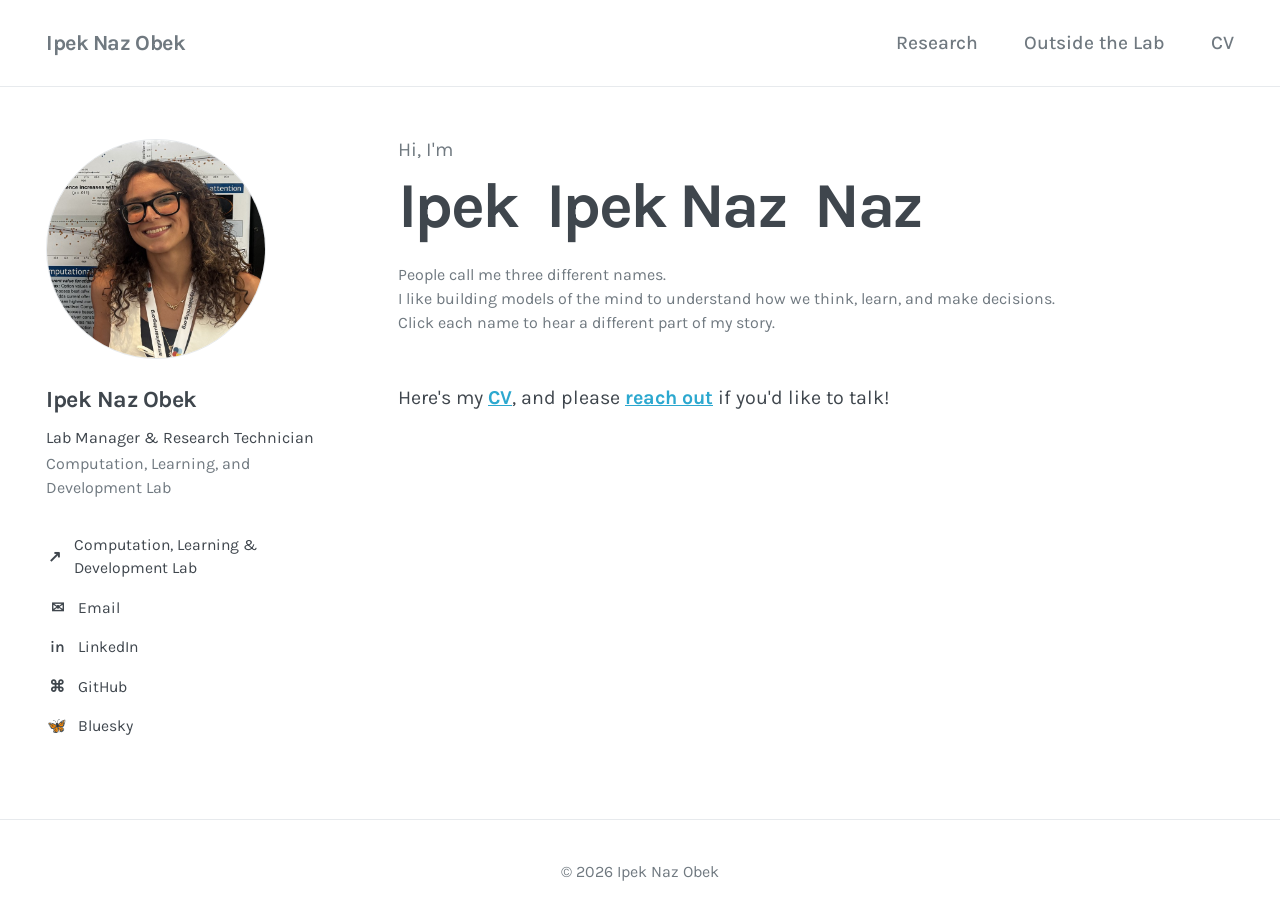
<file: index.html>
<!DOCTYPE html>
<html lang="en">

<head>
  <meta charset="UTF-8" />
  <meta name="viewport" content="width=device-width, initial-scale=1.0" />
  <meta name="description"
    content="Ipek Naz Obek — Lab Manager and Research Technician at the Computation, Learning, and Development Lab." />
  <title>Ipek Naz Obek</title>

  <link rel="preconnect" href="https://fonts.googleapis.com" />
  <link rel="preconnect" href="https://fonts.gstatic.com" crossorigin />
  <link href="https://fonts.googleapis.com/css2?family=Karla:wght@400;500;600;700&display=swap" rel="stylesheet" />
  <link rel="stylesheet" href="styles.css" />
</head>

<body>
  <header class="site-header">
    <div class="nav-wrap">
      <a class="site-title" href="#home">
        Ipek Naz Obek
      </a>

      <nav aria-label="Primary navigation">
        <a href="research.html">Research</a>
        <a href="outside.html">Outside the Lab</a>
        <a href="Ipek_Obek_CV.pdf?v=2026-11-27" target="_blank" rel="noopener noreferrer">CV</a>
      </nav>
    </div>
  </header>

  <main id="home" class="page-shell">
    <aside class="profile-column">
      <div class="portrait-wrap">
        <img class="portrait" src="profile-poster.jpg"
          alt="Ipek Naz Obek in glasses, standing in front of a research poster"
          onerror="this.style.display='none'; document.getElementById('portrait-fallback').style.display='grid';" />
        <div id="portrait-fallback" class="portrait-fallback" aria-label="Ipek Naz Obek initials">
          IO
        </div>
      </div>

      <h1>Ipek Naz Obek</h1>
      <p class="role">Lab Manager &amp; Research Technician</p>
      <p class="affiliation">Computation, Learning, and Development Lab</p>

      <div class="link-list">
        <a href="https://bucoldlab.org/" target="_blank" rel="noopener noreferrer">
          <span aria-hidden="true">↗</span>
          Computation, Learning & Development Lab
        </a>
        <a href="mailto:ipeknazobek@gmail.com">
          <span aria-hidden="true">✉</span>
          Email
        </a>

        <a href="https://www.linkedin.com/in/ipekobek" target="_blank" rel="noopener noreferrer">
          <span aria-hidden="true">in</span>
          LinkedIn
        </a>

        <a href="https://github.com/iobek" target="_blank" rel="noopener noreferrer">
          <span aria-hidden="true">⌘</span>
          GitHub
        </a>

        <a href="https://bsky.app/profile/iobek.bsky.social" target="_blank" rel="noopener noreferrer">
          <span aria-hidden="true">🦋</span>
          Bluesky
        </a>
      </div>
    </aside>

    <section class="content-column">
      <div class="name-picker">
        <p class="hello">Hi, I'm</p>
        <div class="name-tabs" role="tablist" aria-label="Which name?">
          <button role="tab" id="tab-ipek" aria-controls="panel-ipek" data-name="ipek">Ipek</button>
          <button role="tab" id="tab-ipek-naz" aria-controls="panel-ipek-naz" data-name="ipek-naz">Ipek Naz</button>
          <button role="tab" id="tab-naz" aria-controls="panel-naz" data-name="naz">Naz</button>
        </div>
        <p class="name-hint">
          People call me three different names.<br />
          I like building models of the mind to understand how we think, learn, and make decisions.<br />
          Click each name to hear a different part of my story.
        </p>
      </div>

      <section id="panel-ipek" class="name-panel" role="tabpanel" aria-labelledby="tab-ipek" data-name="ipek">
        <p class="panel-label">Ipek <span>/ the short version</span></p>
        <p class="lead">I'm curious about how we learn, explore, and make decisions.</p>
        <p>
          Broadly, I'm interested in how our experiences and the statistics of our environments
          influence how we learn and explore.
        </p>
        <p>
          Right now, I'm focusing on how we adapt our learning processes to the demands of varied
          contexts, especially when those contexts involve cognitive trade-offs, such as deciding
          when to persist and when to be flexible.
        </p>
      </section>

      <section id="panel-ipek-naz" class="name-panel" role="tabpanel" aria-labelledby="tab-ipek-naz"
        data-name="ipek-naz">
        <p class="panel-label">Ipek Naz <span>/ what I'm doing now</span></p>
        <p>
          I'm the first lab manager and a research technician in <strong>Kate Nussenbaum</strong>'s
          <a href="https://bucoldlab.org/" target="_blank" rel="noopener noreferrer">Computation, Learning,
            and Development Lab</a> at Boston University.
        </p>
        <p>
          The lab studies how value-guided learning, memory, and exploration change from childhood
          to early adulthood: how we flexibly adapt our learning processes to the demands of different
          contexts, how we learn the structure of our environment and use it to guide later learning
          and decisions, and how we learn to learn over multiple timescales of experience.
        </p>
        <p>
          You can explore the projects I'm working on in the <a href="research.html">Research</a> tab.
        </p>
      </section>

      <section id="panel-naz" class="name-panel" role="tabpanel" aria-labelledby="tab-naz" data-name="naz">
        <p class="panel-label">Naz <span>/ my time at Penn</span></p>
        <p>
          I studied Cognitive Science, Computational Neuroscience, and Data Science at UPenn, where I was
          a Benjamin Franklin Scholar and a MindCORE Scholar.
        </p>
        <p>
          For my senior honors thesis, advised by <strong>Sharon Thompson-Schill</strong>,
          <strong>Alison Gopnik</strong>, and <strong>Annya Dahmani</strong>, I studied how people infer how
          much someone has learned just by watching the choices they make.
        </p>
        <p>
          In a game where a player hops across logs to cross a river, participants saw which level a player
          started on and which level they chose next, then judged how much of the first level the player had
          completed. I compared these human judgments with GPT-4o's, in settings where the player either had
          a goal or was exploring freely.
        </p>
        <p>
          You can watch my
          <a href="https://drive.google.com/file/d/1Q34ASiSXrQQVvqoBCiM2VfxzKHNR0h4c/view?usp=sharing" target="_blank"
            rel="noopener noreferrer">senior thesis presentation</a>.
        </p>
      </section>

      <p class="sign-off">
        Here's my <a href="Ipek_Obek_CV.pdf?v=2026-11-27" target="_blank" rel="noopener noreferrer">CV</a>, and please
        <a href="mailto:ipeknazobek@gmail.com">reach out</a> if you'd like to talk!
      </p>
    </section>

  </main>

  <footer>
    <p>© <span id="year"></span> Ipek Naz Obek</p>
  </footer>

  <script>
    document.getElementById("year").textContent = new Date().getFullYear();

    // Name tabs: without JS all three panels simply show stacked.
    const tabs = document.querySelectorAll(".name-tabs button");
    const panels = document.querySelectorAll(".name-panel");
    document.body.classList.add("has-tabs");

    function showName(name) {
      // No name picked yet: only the three names show.
      if (!document.getElementById("panel-" + name)) name = "";
      if (name) document.body.dataset.name = name;
      else delete document.body.dataset.name;
      tabs.forEach((t) => t.setAttribute("aria-selected", t.dataset.name === name));
      panels.forEach((p) => (p.hidden = p.dataset.name !== name));
    }

    tabs.forEach((t) =>
      t.addEventListener("click", () => {
        // Clicking the open name again closes it.
        const name = t.getAttribute("aria-selected") === "true" ? "" : t.dataset.name;
        history.replaceState(null, "", name ? "#" + name : location.pathname);
        showName(name);
      })
    );
    // Panel ids are prefixed so #name links switch tabs without the browser scrolling past the picker.
    function showFromHash() {
      showName(location.hash.slice(1));
      window.scrollTo(0, 0);
    }
    window.addEventListener("hashchange", showFromHash);
    showName(location.hash.slice(1));
  </script>
</body>

</html>
</file>
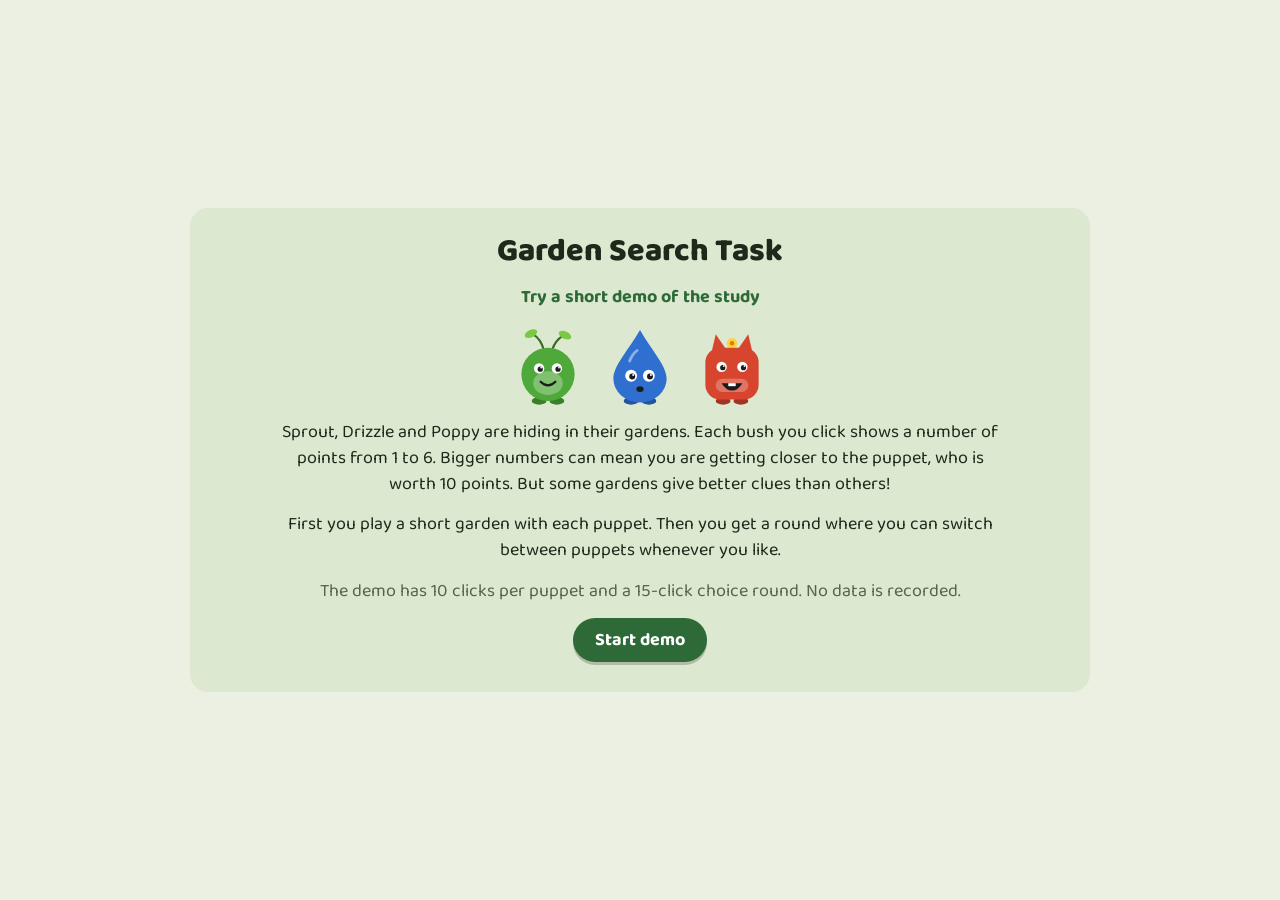
<file: garden-task-demo/index.html>
<!doctype html>
<html lang="en">
<head>
<meta charset="utf-8">
<meta name="viewport" content="width=device-width, initial-scale=1">
<title>Garden Search Task: Demo</title>
<link rel="preconnect" href="https://fonts.googleapis.com">
<link rel="preconnect" href="https://fonts.gstatic.com" crossorigin>
<link rel="stylesheet" href="https://fonts.googleapis.com/css2?family=Baloo+2:wght@500;600;700;800&display=swap">
<link rel="stylesheet" href="garden.css">
<style>
  *, *::before, *::after { box-sizing: border-box; }
  body { margin: 0; min-height: 100vh; display: flex; align-items: center; justify-content: center;
         padding: 16px; box-sizing: border-box; font-family: "Baloo 2", "Trebuchet MS", system-ui, sans-serif; font-size: 18px; }
  #app { width: 100%; max-width: 900px; }
  .gt-garden { grid-template-rows: repeat(10, minmax(0, 1fr)); }
  .gt-bush { min-width: 0; min-height: 0; display: flex; align-items: center; justify-content: center; }
  .gt-stage, .gt-card { width: 100%; max-width: 680px; }
  .gt-card { max-width: 900px; align-items: center; text-align: center; }
  .gt-card p { margin: 0 auto; }
  .gt-tag { color: var(--leaf); font-weight: 700; font-size: 18px; }
  .gt-muted { color: var(--ink-2); font-size: 16px; }
  .gt-results { display: flex; gap: 14px; flex-wrap: wrap; justify-content: center; }
  .gt-result { background: var(--surface); border-radius: 14px; padding: 8px 16px 10px; display: flex; flex-direction: column; align-items: center; min-width: 120px; }
  .gt-result .gt-puppet { width: 64px; height: auto; }
  .gt-result strong { font-size: 18px; }
  .gt-result span { font-size: 15px; color: var(--ink-2); }
</style>
</head>
<body>
  <div id="app"></div>
  <script src="gardens.js"></script>
  <script src="garden-core.js"></script>
  <script src="app.js"></script>
</body>
</html>
</file>
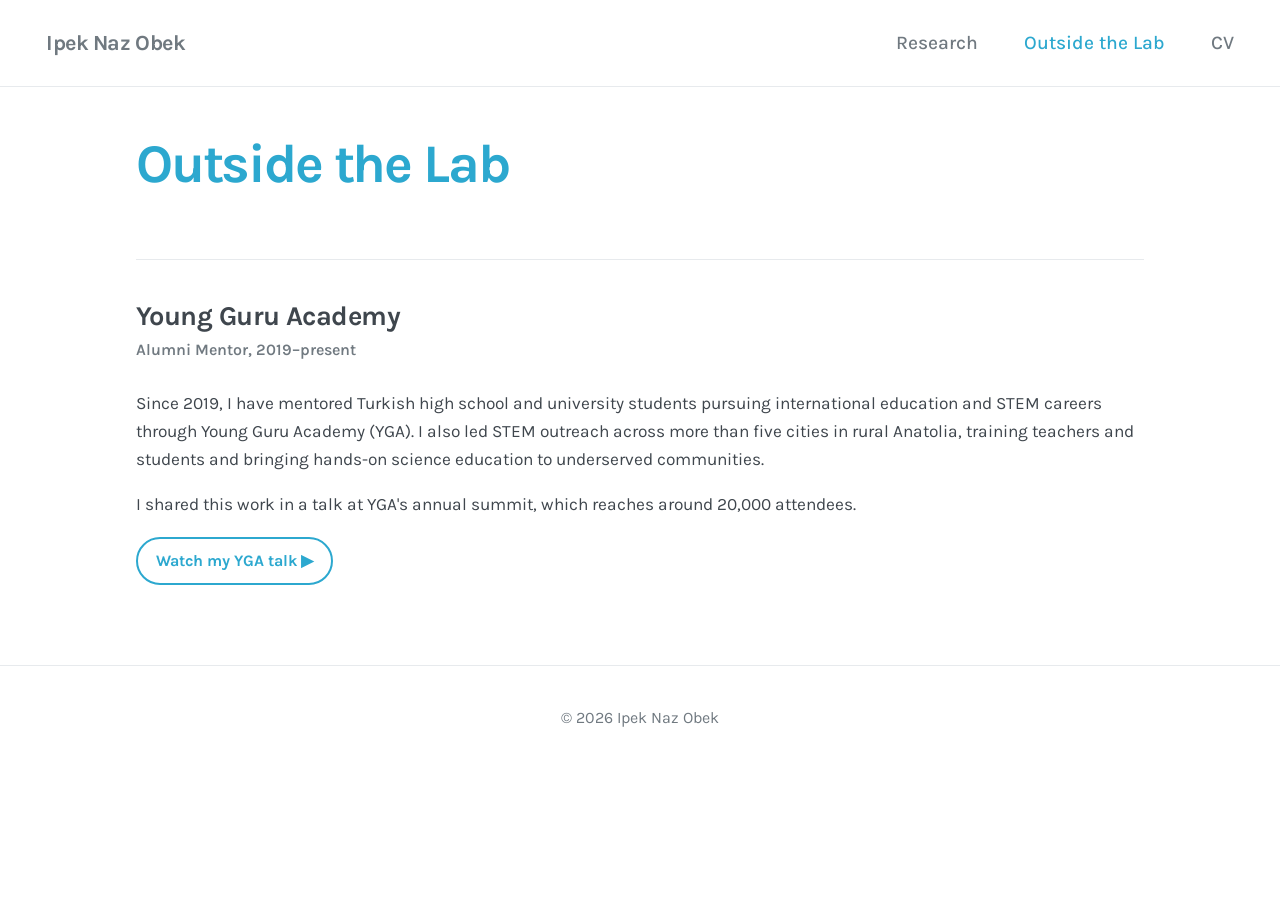
<file: outside.html>
<!DOCTYPE html>
<html lang="en">

<head>
  <meta charset="UTF-8" />
  <meta name="viewport" content="width=device-width, initial-scale=1.0" />
  <meta name="description" content="Ipek Naz Obek — mentoring, outreach, and talks outside the lab." />
  <title>Outside the Lab · Ipek Naz Obek</title>

  <link rel="preconnect" href="https://fonts.googleapis.com" />
  <link rel="preconnect" href="https://fonts.gstatic.com" crossorigin />
  <link href="https://fonts.googleapis.com/css2?family=Karla:wght@400;500;600;700&display=swap" rel="stylesheet" />
  <link rel="stylesheet" href="styles.css" />
</head>

<body>
  <header class="site-header">
    <div class="nav-wrap">
      <a class="site-title" href="index.html">
        Ipek Naz Obek
      </a>

      <nav aria-label="Primary navigation">
        <a href="research.html">Research</a>
        <a href="outside.html" aria-current="page">Outside the Lab</a>
        <a href="Ipek_Obek_CV.pdf?v=2026-11-27" target="_blank" rel="noopener noreferrer">CV</a>
      </nav>
    </div>
  </header>

  <main class="research-shell">
    <h1>Outside the Lab</h1>

    <article class="project" id="yga">
      <h2>Young Guru Academy</h2>
      <p class="collab">Alumni Mentor, 2019–present</p>
      <div class="project-text">
        <p>
          Since 2019, I have mentored Turkish high school and university students pursuing
          international education and STEM careers through Young Guru Academy (YGA). I also led
          STEM outreach across more than five cities in rural Anatolia, training teachers and
          students and bringing hands-on science education to underserved communities.
        </p>
        <p>
          I shared this work in a talk at YGA's annual summit, which reaches around 20,000 attendees.
        </p>
        <a class="demo-button" href="https://www.youtube.com/watch?v=uk8sU6mh6_0" target="_blank" rel="noopener noreferrer">Watch my
          YGA talk ▶</a>
      </div>
    </article>
  </main>

  <footer>
    <p>© <span id="year"></span> Ipek Naz Obek</p>
  </footer>

  <script>
    document.getElementById("year").textContent = new Date().getFullYear();
  </script>
</body>

</html>
</file>
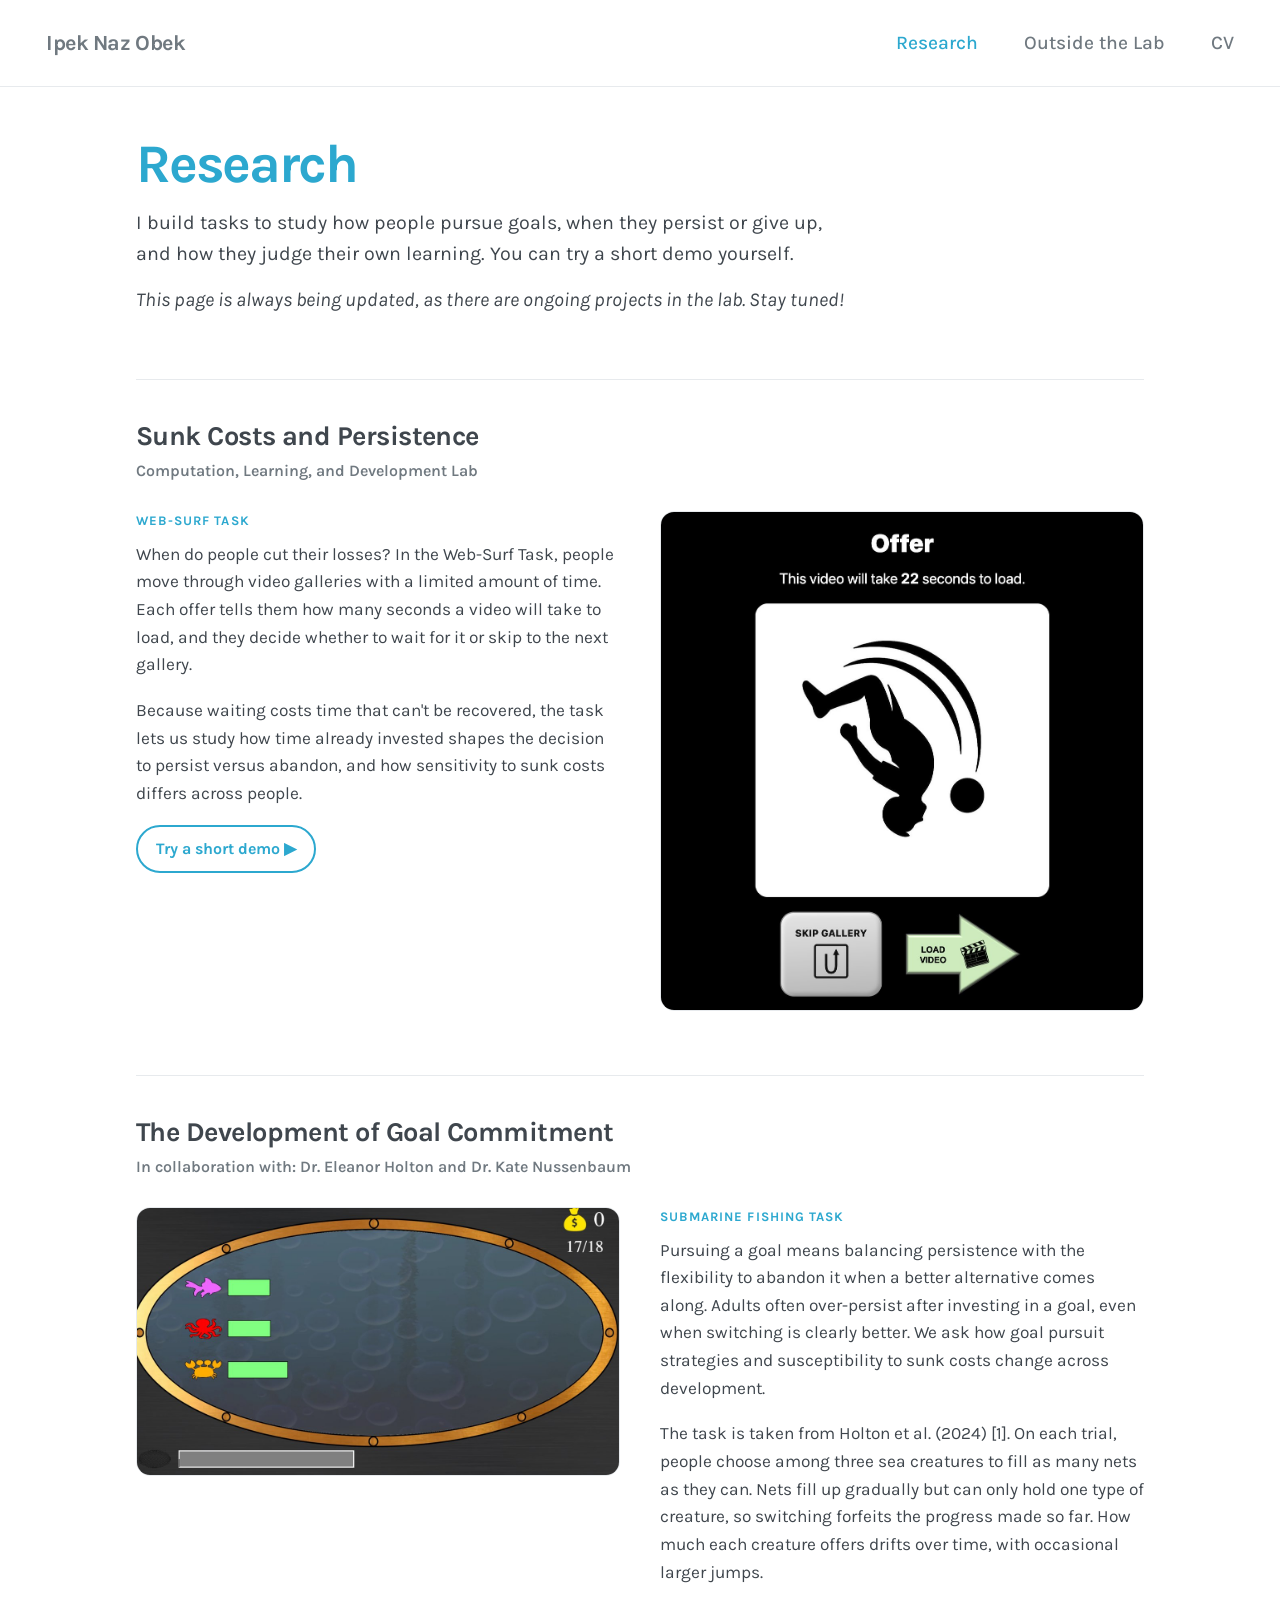
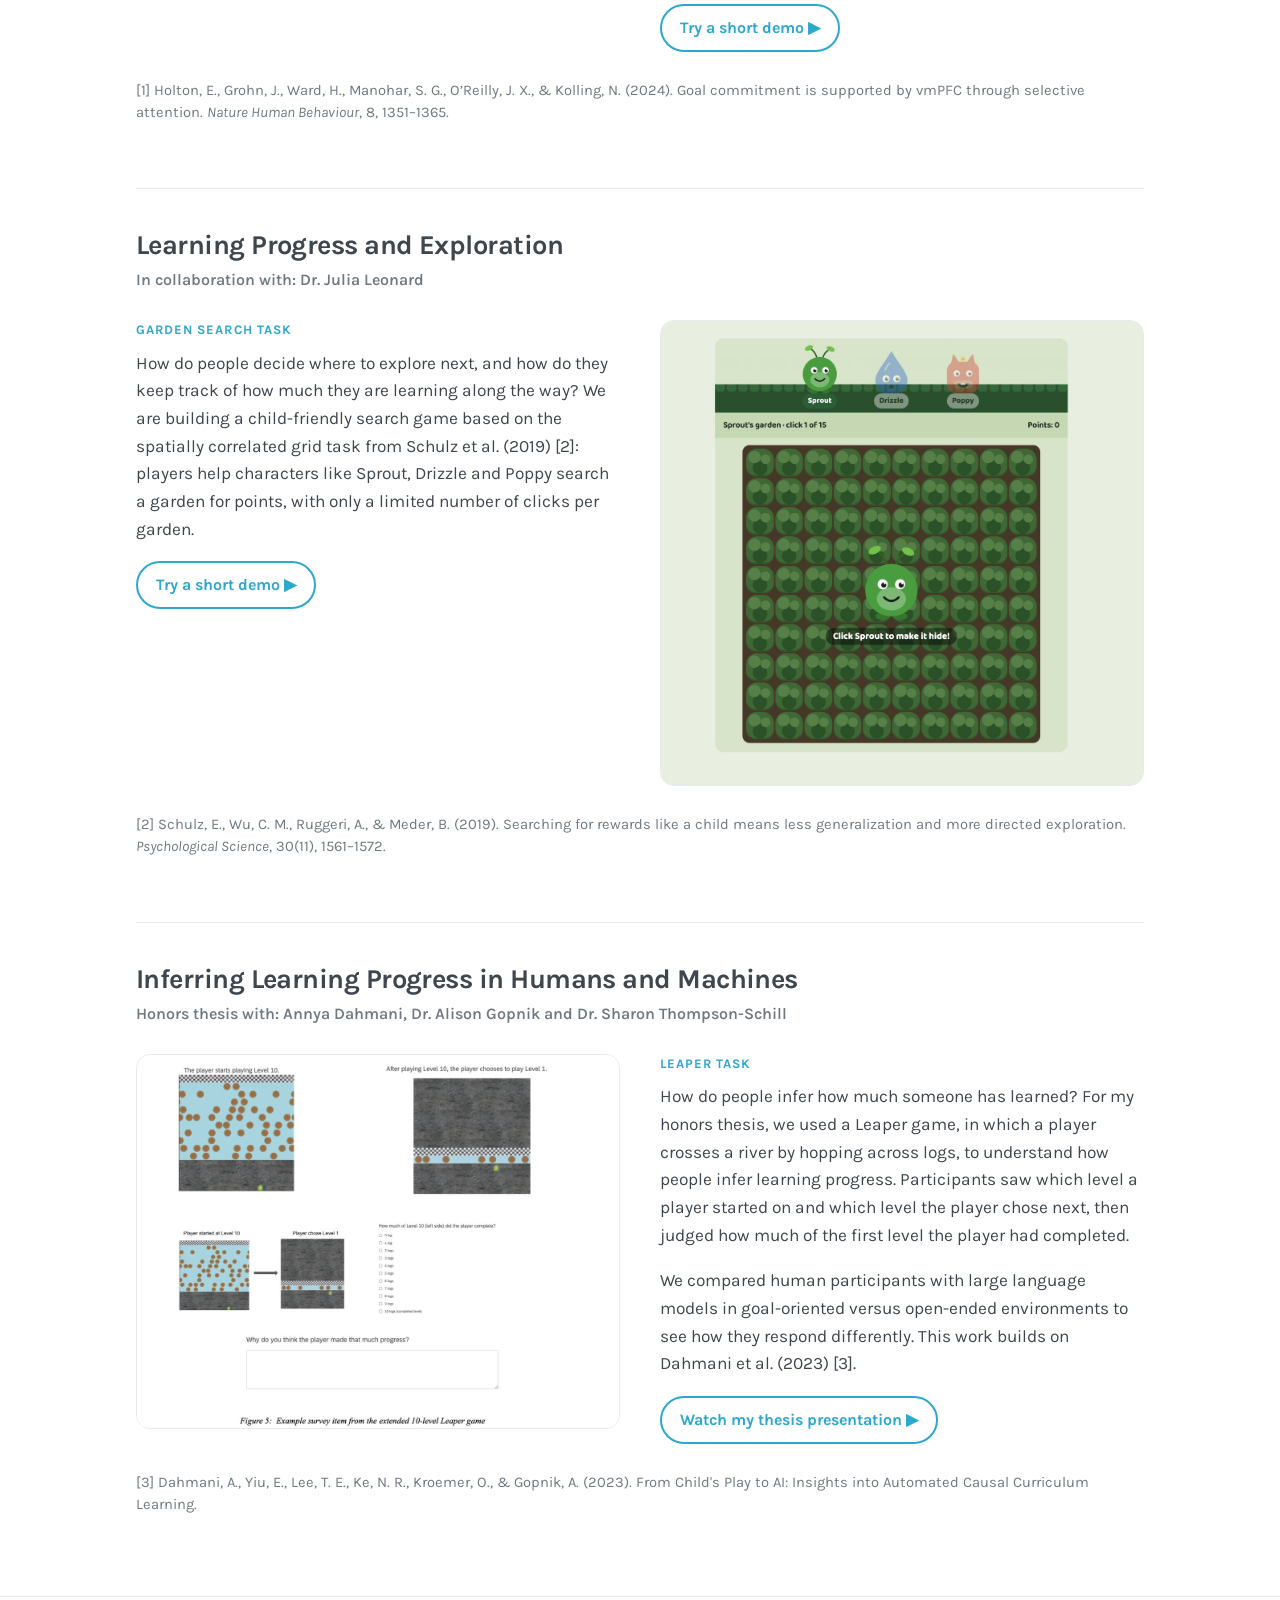
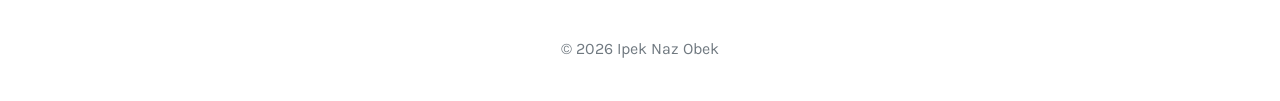
<file: research.html>
<!DOCTYPE html>
<html lang="en">

<head>
  <meta charset="UTF-8" />
  <meta name="viewport" content="width=device-width, initial-scale=1.0" />
  <meta name="description"
    content="Ipek Naz Obek — Lab Manager and Research Technician at the Computation, Learning, and Development Lab." />
  <title>Research · Ipek Naz Obek</title>

  <link rel="preconnect" href="https://fonts.googleapis.com" />
  <link rel="preconnect" href="https://fonts.gstatic.com" crossorigin />
  <link href="https://fonts.googleapis.com/css2?family=Karla:wght@400;500;600;700&display=swap" rel="stylesheet" />
  <link rel="stylesheet" href="styles.css" />
</head>

<body>
  <header class="site-header">
    <div class="nav-wrap">
      <a class="site-title" href="index.html">
        Ipek Naz Obek
      </a>

      <nav aria-label="Primary navigation">
        <a href="research.html" aria-current="page">Research</a>
        <a href="outside.html">Outside the Lab</a>
        <a href="Ipek_Obek_CV.pdf?v=2026-11-27" target="_blank" rel="noopener noreferrer">CV</a>
      </nav>
    </div>
  </header>

  <main class="research-shell">
    <h1>Research</h1>
    <p class="research-intro">
      I build tasks to study how people pursue goals, when they persist or give up, and how they
      judge their own learning. You can try a short demo yourself.
    </p>
    <p class="research-intro" style="margin-top: 14px; font-style: italic;">
      This page is always being updated, as there are ongoing projects in the lab. Stay tuned!
    </p>

    <article class="project" id="websurf">
      <h2>Sunk Costs and Persistence</h2>
      <p class="collab">Computation, Learning, and Development Lab</p>
      <div class="project-body">
        <div class="project-text">
          <h3>Web-Surf Task</h3>
          <p>
            When do people cut their losses? In the Web-Surf Task, people move through video
            galleries with a limited amount of time. Each offer tells them how many seconds a
            video will take to load, and they decide whether to wait for it or skip to the next
            gallery.
          </p>
          <p>
            Because waiting costs time that can't be recovered, the task lets us study how time
            already invested shapes the decision to persist versus abandon, and how sensitivity
            to sunk costs differs across people.
          </p>
          <a class="demo-button" href="websurf-demo/" target="_blank" rel="noopener noreferrer">Try a short
            demo ▶</a>
        </div>
        <img src="images/websurf.jpg"
          alt="Web-Surf Task offer screen: a video that will take 22 seconds to load, with buttons to skip the gallery or load the video" />
      </div>
    </article>

    <article class="project" id="fishing">
      <h2>The Development of Goal Commitment</h2>
      <p class="collab">In collaboration with: Dr. Eleanor Holton and Dr. Kate Nussenbaum</p>
      <div class="project-body flip">
        <div class="project-text">
          <h3>Submarine Fishing Task</h3>
          <p>
            Pursuing a goal means balancing persistence with the flexibility to abandon it when a
            better alternative comes along. Adults often over-persist after investing in a goal,
            even when switching is clearly better. We ask how goal pursuit strategies and
            susceptibility to sunk costs change across development.
          </p>
          <p>
            The task is taken from Holton et al. (2024) [1]. On each trial, people choose among
            three sea creatures to fill as many nets as they can. Nets fill up gradually but can
            only hold one type of creature, so switching forfeits the progress made so far. How
            much each creature offers drifts over time, with occasional larger jumps.
          </p>
          <a class="demo-button" href="fishing-task-demo/" target="_blank" rel="noopener noreferrer">Try a
            short demo ▶</a>
        </div>
        <img src="images/fishing.jpg"
          alt="Submarine Fishing Task screen: a fish, an octopus and a crab, each with a bar showing its current offer, and a net progress bar below" />
      </div>
      <p class="reference">
        [1] Holton, E., Grohn, J., Ward, H., Manohar, S. G., O’Reilly, J. X., &amp; Kolling, N. (2024). Goal
        commitment is supported by vmPFC through selective attention. <em>Nature Human Behaviour</em>, 8,
        1351–1365.
      </p>
    </article>

    <article class="project" id="learning-progress">
      <h2>Learning Progress and Exploration</h2>
      <p class="collab">In collaboration with: Dr. Julia Leonard</p>
      <div class="project-body">
        <div class="project-text">
          <h3>Garden Search Task</h3>
          <p>
            How do people decide where to explore next, and how do they keep track of how much
            they are learning along the way? We are building a child-friendly search game based
            on the spatially correlated grid task from Schulz et al. (2019) [2]: players help
            characters like Sprout, Drizzle and Poppy search a garden for points, with only a
            limited number of clicks per garden.
          </p>
          <a class="demo-button" href="garden-task-demo/" target="_blank" rel="noopener noreferrer">Try a
            short demo ▶</a>
        </div>
        <img src="images/garden.jpg"
          alt="Garden search task: three characters named Sprout, Drizzle and Poppy above a ten-by-ten grid of bushes" />
      </div>
      <p class="reference">
        [2] Schulz, E., Wu, C. M., Ruggeri, A., &amp; Meder, B. (2019). Searching for rewards like a child
        means less generalization and more directed exploration. <em>Psychological Science</em>, 30(11),
        1561–1572.
      </p>
    </article>

    <article class="project" id="thesis">
      <h2>Inferring Learning Progress in Humans and Machines</h2>
      <p class="collab">Honors thesis with: Annya Dahmani, Dr. Alison Gopnik and Dr. Sharon Thompson-Schill</p>
      <div class="project-body flip">
        <div class="project-text">
          <h3>Leaper Task</h3>
          <p>
            How do people infer how much someone has learned? For my honors thesis, we used a
            Leaper game, in which a player crosses a river by hopping across logs, to understand
            how people infer learning progress. Participants saw which level a player started on
            and which level the player chose next, then judged how much of the first level the
            player had completed.
          </p>
          <p>
            We compared human participants with large language models in goal-oriented versus
            open-ended environments to see how they respond differently. This work builds on
            Dahmani et al. (2023) [3].
          </p>
          <a class="demo-button" href="https://drive.google.com/file/d/1Q34ASiSXrQQVvqoBCiM2VfxzKHNR0h4c/view?usp=sharing"
            target="_blank" rel="noopener noreferrer">Watch my thesis presentation ▶</a>
        </div>
        <img src="images/leaper.jpg"
          alt="Example survey item from the ten-level Leaper game: a player starts on Level 10, then chooses Level 1, and participants judge how many logs of Level 10 the player completed" />
      </div>
      <p class="reference">
        [3] Dahmani, A., Yiu, E., Lee, T. E., Ke, N. R., Kroemer, O., &amp; Gopnik, A. (2023). From Child's Play
        to AI: Insights into Automated Causal Curriculum Learning.
      </p>
    </article>
  </main>

  <footer>
    <p>© <span id="year"></span> Ipek Naz Obek</p>
  </footer>

  <script>
    document.getElementById("year").textContent = new Date().getFullYear();
  </script>
</body>

</html>
</file>
<file: styles.css>
:root {
  --text: #3f464d;
  --muted: #707980;
  --border: #e7eaed;
  --accent: #2ca8cf;
  --background: #ffffff;
  --soft-background: #f8fafb;
  --max-width: 1560px;
}

* {
  box-sizing: border-box;
}

html {
  scroll-behavior: smooth;
}

body {
  margin: 0;
  background: var(--background);
  color: var(--text);
  font-family: "Karla", -apple-system, BlinkMacSystemFont, "Segoe UI", sans-serif;
  line-height: 1.5;
}

a {
  color: var(--accent);
  text-decoration: none;
}

a:hover {
  text-decoration: underline;
}

.site-header {
  border-bottom: 1px solid var(--border);
  background: rgba(255, 255, 255, 0.96);
  position: sticky;
  top: 0;
  z-index: 10;
}

.nav-wrap {
  max-width: var(--max-width);
  min-height: 86px;
  margin: 0 auto;
  padding: 0 46px;
  display: flex;
  align-items: center;
  justify-content: space-between;
  gap: 40px;
}

.site-title {
  color: var(--muted);
  font-size: 1.35rem;
  font-weight: 700;
  letter-spacing: -0.02em;
}

.site-title:hover {
  text-decoration: none;
}

.site-title span {
  font-weight: 600;
}

nav {
  display: flex;
  gap: 46px;
}

nav a {
  color: var(--muted);
  font-size: 1.2rem;
  font-weight: 500;
  white-space: nowrap;
}

.page-shell {
  max-width: var(--max-width);
  margin: 0 auto;
  padding: 48px 46px 80px;
  display: grid;
  grid-template-columns: 280px minmax(0, 1fr);
  gap: 72px;
}

.profile-column {
  padding-top: 4px;
}

.portrait-wrap {
  width: 220px;
  height: 220px;
  margin-bottom: 24px;
}

.portrait,
.portrait-fallback {
  width: 100%;
  height: 100%;
  border-radius: 50%;
  border: 1px solid var(--border);
}

.portrait {
  display: block;
  object-fit: cover;
}

.portrait-fallback {
  display: none;
  place-items: center;
  background: var(--soft-background);
  color: var(--muted);
  font-size: 3rem;
  font-weight: 700;
}

.profile-column h1 {
  margin: 0 0 8px;
  font-size: 1.45rem;
  letter-spacing: -0.02em;
}

.role,
.affiliation {
  margin: 0;
  color: var(--text);
}

.affiliation {
  margin-top: 2px;
  color: var(--muted);
}

.link-list {
  margin-top: 34px;
  display: grid;
  gap: 16px;
}

.link-list a {
  display: flex;
  align-items: center;
  gap: 10px;
  color: var(--text);
  font-size: 0.98rem;
}

.link-list span {
  width: 22px;
  color: var(--text);
  font-weight: 600;
  text-align: center;
}

.content-column {
  max-width: 970px;
}

.name-picker {
  margin-bottom: 40px;
}

.hello {
  margin: 0 0 6px;
  color: var(--muted);
  font-size: 1.23rem;
}

.name-tabs {
  display: flex;
  flex-wrap: wrap;
  align-items: baseline;
  gap: 6px 28px;
}

.name-tabs button {
  padding: 0;
  border: 0;
  border-bottom: 4px solid transparent;
  background: none;
  color: var(--border);
  font: inherit;
  font-size: clamp(2.2rem, 6vw, 4rem);
  font-weight: 700;
  letter-spacing: -0.04em;
  line-height: 1.1;
  cursor: pointer;
  transition: color 0.2s, border-color 0.2s;
}

.name-tabs button:hover {
  color: var(--muted);
}

.name-tabs button:focus-visible {
  outline: 2px solid var(--accent);
  outline-offset: 6px;
}

.name-tabs button[aria-selected="true"] {
  color: var(--accent);
  border-bottom-color: var(--accent);
}

/* When no name is selected (on arrival, or without JS), keep all three readable. */
body:not(.has-tabs) .name-tabs button,
body:not([data-name]) .name-tabs button {
  color: var(--text);
}

body:not([data-name]) .name-tabs button:hover {
  color: var(--accent);
}

.name-hint {
  margin: 18px 0 0;
  color: var(--muted);
}

body[data-name="ipek-naz"] {
  --accent: #e2664a;
}

body[data-name="naz"] {
  --accent: #7c5cd6;
}

.name-panel {
  scroll-margin-top: 120px;
}

.name-panel + .name-panel {
  margin-top: 48px;
}

.name-panel p {
  margin: 0 0 26px;
  font-size: 1.23rem;
  line-height: 1.6;
  letter-spacing: -0.015em;
}

.name-panel .panel-label {
  margin-bottom: 14px;
  color: var(--accent);
  font-size: 0.82rem;
  font-weight: 700;
  letter-spacing: 0.08em;
  text-transform: uppercase;
}

.panel-label span {
  color: var(--muted);
}

.name-panel .lead {
  font-size: 1.6rem;
  font-weight: 600;
  line-height: 1.3;
}

.sign-off {
  margin: 48px 0 0;
  font-size: 1.23rem;
}

.sign-off a {
  font-weight: 700;
  text-decoration: underline;
}

.demo-link {
  font-weight: 600;
  border-bottom: 2px solid var(--accent);
}

.demo-link::after {
  content: " ▶";
  font-size: 0.7em;
}

.demo-link:hover {
  text-decoration: none;
  background: var(--soft-background);
}

nav a[aria-current="page"] {
  color: var(--accent);
}

.research-shell {
  max-width: 1100px;
  margin: 0 auto;
  padding: 48px 46px 80px;
}

.research-shell h1 {
  margin: 0 0 12px;
  color: var(--accent);
  font-size: clamp(2.2rem, 6vw, 3.4rem);
  letter-spacing: -0.04em;
  line-height: 1.1;
}

.research-intro {
  max-width: 720px;
  margin: 0;
  font-size: 1.23rem;
  line-height: 1.6;
}

.project {
  margin-top: 64px;
  padding-top: 40px;
  border-top: 1px solid var(--border);
  scroll-margin-top: 100px;
}

.project h2 {
  margin: 0 0 6px;
  font-size: 1.7rem;
  letter-spacing: -0.02em;
  line-height: 1.2;
}

.collab {
  margin: 0 0 28px;
  color: var(--muted);
  font-weight: 600;
}

.project-body {
  display: grid;
  grid-template-columns: minmax(0, 1fr) minmax(0, 1fr);
  gap: 40px;
  align-items: start;
}

.project-body.flip .project-text {
  order: 2;
}

.project-body img {
  width: 100%;
  border: 1px solid var(--border);
  border-radius: 14px;
}

.project-text h3 {
  margin: 0 0 10px;
  color: var(--accent);
  font-size: 0.82rem;
  font-weight: 700;
  letter-spacing: 0.08em;
  text-transform: uppercase;
}

.project-text p {
  margin: 0 0 18px;
  font-size: 1.08rem;
  line-height: 1.6;
}

.project-text .status {
  color: var(--muted);
  font-style: italic;
}

.demo-button {
  display: inline-block;
  padding: 10px 18px;
  border: 2px solid var(--accent);
  border-radius: 999px;
  font-weight: 700;
}

.demo-button:hover {
  background: var(--accent);
  color: var(--background);
  text-decoration: none;
}

.reference {
  margin: 28px 0 0;
  color: var(--muted);
  font-size: 0.92rem;
}

@media (max-width: 760px) {
  .research-shell {
    padding-left: 22px;
    padding-right: 22px;
  }

  .project-body {
    grid-template-columns: 1fr;
    gap: 24px;
  }

  .project-body.flip .project-text {
    order: 0;
  }
}

footer {
  border-top: 1px solid var(--border);
  padding: 24px 46px;
  color: var(--muted);
  text-align: center;
}

@media (max-width: 900px) {
  .nav-wrap {
    align-items: flex-start;
    padding-top: 22px;
    padding-bottom: 22px;
    flex-direction: column;
    gap: 16px;
  }

  nav {
    gap: 24px;
    flex-wrap: wrap;
  }

  .page-shell {
    grid-template-columns: 1fr;
    gap: 44px;
  }

  .profile-column {
    display: grid;
    grid-template-columns: 150px 1fr;
    column-gap: 24px;
    align-items: center;
  }

  .portrait-wrap {
    width: 150px;
    height: 150px;
    margin: 0;
    grid-row: span 4;
  }

  .link-list {
    grid-column: 1 / -1;
  }
}

@media (max-width: 600px) {
  .nav-wrap,
  .page-shell {
    padding-left: 22px;
    padding-right: 22px;
  }

  .site-title {
    font-size: 1.05rem;
  }

  .site-title span {
    display: block;
    margin-top: 4px;
  }

  nav {
    gap: 18px;
  }

  nav a {
    font-size: 1rem;
  }

  .profile-column {
    display: block;
  }

  .portrait-wrap {
    width: 140px;
    height: 140px;
    margin-bottom: 20px;
  }

  .name-panel p {
    font-size: 1.05rem;
  }

  .name-panel .lead {
    font-size: 1.3rem;
  }

  footer {
    padding-left: 22px;
    padding-right: 22px;
  }
}
</file>
<file: garden-task-demo/garden.css>
/* Garden task styles (participant-facing, single light look). */
:root{
  --bg:#EBF0E3; --surface:#FFFFFF; --ink:#1D2A1B; --ink-2:#56644F; --line:#D3DCC6;
  --leaf:#2E6A38; --focus:#1C5FD0;
  --hedge:#2D5A2E; --hedge-2:#3C7440; --soil:#6B4E33; --stage:#DCE8CF; --stage-2:#CBDDB9;
  --bush:#5C9A4B; --bush-hi:#83BC67; --bush-lo:#3C7836;
}
html, body{background:var(--bg); color:var(--ink)}
.jspsych-display-element{font-family:"Baloo 2","Trebuchet MS",system-ui,sans-serif; font-size:18px}
.jspsych-content{max-width:980px; width:100%}
.jspsych-content-wrapper{padding:16px}

.gt-stage{background:var(--stage); border-radius:18px; overflow:hidden; width:min(96vw,680px); margin:0 auto; text-align:left}
.gt-hedgebar{position:relative; padding:14px 12px 0; background:linear-gradient(var(--stage) 0 62%, var(--hedge) 62% 100%)}
.gt-hedgebar::after{content:""; position:absolute; left:0; right:0; bottom:0; height:38%;
  background:radial-gradient(circle at 10px 6px, var(--hedge-2) 9px, transparent 10px) 0 0/22px 14px repeat-x, var(--hedge)}
.gt-puppets{display:flex; justify-content:center; gap:clamp(8px,4vw,40px); position:relative; z-index:1}
.gt-pup{appearance:none; border:0; background:transparent; padding:4px 6px 8px; cursor:pointer; display:flex; flex-direction:column; align-items:center; border-radius:14px; font:inherit; color:var(--ink)}
.gt-pup .gt-puppet{width:clamp(58px,11vw,86px); height:auto; display:block; transition:transform .18s ease}
.gt-nm{font-weight:700; font-size:15px; background:var(--surface); padding:0 10px; border-radius:999px; margin-top:-6px; position:relative; z-index:2}
.gt-pup:hover .gt-puppet{transform:translateY(-4px)}
.gt-pup.active .gt-puppet{transform:translateY(-8px) scale(1.06)}
.gt-pup.active .gt-nm{background:var(--leaf); color:#fff}
.gt-pup.waiting{opacity:.4; cursor:default}
.gt-pup.waiting:hover .gt-puppet{transform:none}
.gt-status{display:flex; flex-wrap:wrap; justify-content:space-between; gap:6px 16px; padding:10px 16px; background:var(--stage-2); font-size:16px; font-weight:600}
.gt-score{font-variant-numeric:tabular-nums}
.gt-gardenwrap{padding:14px 14px 18px; display:flex; justify-content:center}
.gt-garden{position:relative; width:min(100%,560px); aspect-ratio:1; display:grid; grid-template-columns:repeat(8,1fr); /* the plugin sets the real column count from GRID */ gap:4px; padding:7px; border-radius:14px; background:var(--soil)}
/* Each puppet's garden has bushes in the puppet's color (set by the gt-g-<puppet> class) */
.gt-g-sprout{--bush:#5C9A4B; --bush-hi:#83BC67; --bush-lo:#3C7836}
.gt-g-drizzle{--bush:#3F74C4; --bush-hi:#74A1E0; --bush-lo:#2A559C}
.gt-g-poppy{--bush:#C9483A; --bush-hi:#E87A6A; --bush-lo:#9C3127}
.gt-g-pebble{--bush:#858B92; --bush-hi:#AEB3B9; --bush-lo:#666C73}
.gt-bush{appearance:none; border:0; padding:0; cursor:pointer; border-radius:40% 40% 34% 34%; position:relative; font:inherit;
  background:radial-gradient(circle at 30% 30%, var(--bush-hi) 0 22%, transparent 23%),
             radial-gradient(circle at 70% 38%, var(--bush-hi) 0 18%, transparent 19%),
             radial-gradient(circle at 50% 70%, var(--bush-lo) 0 30%, transparent 31%), var(--bush);
  box-shadow:inset 0 -3px 0 rgba(0,0,0,.18); transition:transform .1s}
.gt-bush:hover{transform:scale(1.06)}
.gt-bush:focus-visible{outline:3px solid var(--focus); outline-offset:1px; z-index:2}
.gt-bush.rev{border-radius:10px; cursor:default}
.gt-bush.rev:hover{transform:none}
/* Point colors, 0 (pale) to 7 (darkest = the puppet's hiding spot) */
.gt-bush.p0{background:#EEF0DC; color:#3A2A10} .gt-bush.p1{background:#F7E7A9; color:#3A2A10}
.gt-bush.p2{background:#F4D06A; color:#3A2A10} .gt-bush.p3{background:#EDB23F; color:#3A2A10}
.gt-bush.p4{background:#E28D2C; color:#3A2A10} .gt-bush.p5{background:#CD6524; color:#fff}
.gt-bush.p6{background:#A8441C; color:#fff}    .gt-bush.p7{background:#7A2A12; color:#fff}
.gt-bush.p10{background:#5C1D0C; color:#fff}  /* the puppet's bush */
.gt-v{font-weight:800; font-size:clamp(12px,2.7vw,19px); line-height:1}
.gt-bush.just{animation:gtpop .32s ease}
.gt-fl{position:absolute; left:50%; top:10%; transform:translateX(-50%); font-weight:800; color:var(--ink); pointer-events:none; animation:gtfloat .8s ease forwards; font-size:15px}
.gt-truth{position:absolute; right:3px; bottom:1px; font-family:ui-monospace,Menlo,monospace; font-size:10px; color:#fff; background:rgba(0,0,0,.45); border-radius:4px; padding:0 3px; line-height:14px}
.gt-garden.locked .gt-bush{cursor:default}
/* The bush where the puppet was hiding: the puppet with its points as a badge */
.gt-bush.found, .gt-bush.found:hover{transform:scale(1.5); z-index:2; animation:none; box-shadow:0 0 0 3px #fff, 0 3px 8px rgba(0,0,0,.4)}
.gt-bush.found .gt-puppet{position:absolute; left:8%; top:2%; width:84%; height:84%}
.gt-bush.found .gt-v{position:absolute; right:-4px; bottom:-4px; min-width:1.35em; padding:2px 3px; border-radius:999px; background:#fff; color:#7A2A12; font-size:clamp(11px,2.2vw,15px); box-shadow:0 1px 3px rgba(0,0,0,.4)}
@keyframes gtpop{0%{transform:scale(.7)}70%{transform:scale(1.1)}100%{transform:scale(1)}}
@keyframes gtfloat{0%{opacity:0; transform:translate(-50%,6px)}25%{opacity:1}100%{opacity:0; transform:translate(-50%,-26px)}}
.gt-hide, .gt-prompt{position:absolute; inset:0; display:flex; flex-direction:column; align-items:center; justify-content:center; gap:6px; background:rgba(20,35,18,.35); border-radius:14px; z-index:3; text-align:center}
.gt-hide button{appearance:none; border:0; background:transparent; cursor:pointer; padding:0}
.gt-hide .gt-puppet{width:clamp(90px,24vw,140px); height:auto; animation:gtbob 1.6s ease-in-out infinite}
/* The puppet is exactly in the centre of the garden, so every garden starts with a click there */
.gt-hide .gt-say{position:absolute; left:50%; top:50%; transform:translate(-50%, clamp(56px,15vw,88px)); white-space:nowrap}
.gt-hide.go .gt-puppet{animation:gtdive .45s ease-in forwards}
.gt-say, .gt-prompt{font-weight:700; font-size:18px; color:#fff}
.gt-say{background:rgba(0,0,0,.45); padding:2px 14px; border-radius:999px}
.gt-prompt{font-size:20px; padding:20px}
@keyframes gtbob{50%{transform:translateY(-6px)}}
.gt-found{position:absolute; inset:0; display:flex; flex-direction:column; align-items:center; justify-content:center; gap:12px; background:rgba(20,35,18,.55); border-radius:14px; z-index:4; text-align:center; padding:16px; animation:gtfade .25s ease}
.gt-found .gt-puppet{width:clamp(90px,24vw,140px); height:auto; animation:gtjump .6s ease 2}
.gt-found-msg{font-weight:800; font-size:clamp(22px,4.5vw,32px); color:#fff; background:rgba(0,0,0,.35); padding:4px 18px; border-radius:14px}
@keyframes gtfade{from{opacity:0}to{opacity:1}}
@keyframes gtjump{40%{transform:translateY(-18px)}}
@keyframes gtdive{to{transform:translateY(60px) scale(.2); opacity:0}}

.gt-card{position:relative; background:var(--stage); border-radius:18px; padding:26px clamp(16px,4vw,38px) 30px; display:flex; flex-direction:column; gap:14px; align-items:flex-start; text-align:left; width:min(96vw,900px); margin:0 auto}
.gt-card h2{font-weight:800; font-size:clamp(24px,4vw,32px); line-height:1.1; margin:0}
.gt-card p{font-size:18px; line-height:1.45; margin:0; max-width:40em}
.gt-cardpups{display:flex; gap:18px; flex-wrap:wrap}
.gt-cardpups .gt-puppet{width:74px; height:auto}
/* Small row of example bushes on the instruction screens */
.gt-demo{display:flex; gap:6px; padding:10px; border-radius:14px; background:var(--soil)}
.gt-demo .gt-bush{width:56px; height:56px; display:flex; align-items:center; justify-content:center; cursor:default}
.gt-demo .gt-bush:hover{transform:none}
.gt-demo .gt-bush.found, .gt-demo .gt-bush.found:hover{transform:scale(1.2)}
.gt-demo .gt-bush.glow{cursor:pointer; box-shadow:0 0 0 3px #FFE27A, 0 0 16px 6px rgba(255,214,77,.85); animation:gtglow 1.1s ease-in-out infinite alternate}
.gt-demo .gt-bush.glow:focus-visible{outline:3px solid var(--focus); outline-offset:3px}
@keyframes gtglow{from{box-shadow:0 0 0 2px #FFE27A, 0 0 8px 2px rgba(255,214,77,.6)}to{box-shadow:0 0 0 4px #FFE27A, 0 0 20px 8px rgba(255,214,77,.95)}}
/* Comprehension question answers */
.jspsych-html-button-response-btngroup:has(.gt-choicebtn){flex-direction:column; align-items:center}
.gt-choicebtn{appearance:none; border:3px solid transparent; background:var(--surface); border-radius:14px; padding:10px 18px; cursor:pointer; font-family:inherit; font-weight:700; font-size:18px; color:var(--ink); width:min(90vw,560px); text-align:left}
.gt-choicebtn:hover{border-color:var(--leaf)}
.gt-choicebtn:focus-visible{outline:3px solid var(--focus); outline-offset:2px}
.gt-letter{display:inline-block; width:1.6em; color:var(--leaf)}
.gt-tryagain{color:#A8441C}
.gt-right{color:var(--leaf)}
.gt-choicebtn:disabled, .gt-favbtn:disabled{opacity:.45; cursor:not-allowed}
.gt-choicebtn:disabled:hover, .gt-favbtn:disabled:hover{border-color:transparent}
/* Practice popup after the puppet hides */
.gt-tip{background:rgba(20,35,18,.45)}
/* Sound check */
.gt-help{background:var(--surface); border-radius:12px; padding:10px 14px}
.gt-linkbtn{appearance:none; border:0; background:none; padding:0; font:inherit; font-size:16px; color:var(--ink-2); text-decoration:underline; cursor:pointer}
/* Shown when the participant leaves full screen */
.gt-fswarn{position:fixed; inset:0; z-index:99999; background:rgba(29,42,27,.75); display:flex; align-items:center; justify-content:center; padding:16px; font-family:"Baloo 2","Trebuchet MS",system-ui,sans-serif}
.gt-fswarn .gt-card{width:min(92vw,560px)}
.gt-fswarn[hidden]{display:none}
.gt-textarea{width:100%; box-sizing:border-box; font:inherit; font-size:18px; padding:10px 12px; border:2px solid var(--line); border-radius:12px; background:var(--surface); color:var(--ink); resize:vertical}
.gt-textarea:focus{outline:3px solid var(--focus); outline-offset:1px}
.gt-staff{margin-top:14px; padding:12px clamp(16px,4vw,38px); background:transparent}
.gt-staff summary{cursor:pointer}
.gt-row{display:flex; flex-wrap:wrap; gap:10px; align-items:center}
.gt-small{font-family:system-ui,sans-serif; font-size:13px; color:var(--ink-2)}
.gt-btn{appearance:none; border:0; cursor:pointer; font-family:inherit; font-weight:700; font-size:18px; padding:8px 22px; border-radius:999px; background:var(--leaf); color:#fff; box-shadow:0 3px 0 rgba(0,0,0,.2)}
.gt-btn:disabled{opacity:.45; cursor:not-allowed}
.gt-btn.ghost{background:var(--surface); color:var(--ink)}
.gt-btn:focus-visible, .gt-favbtn:focus-visible, .gt-facebtn:focus-visible{outline:3px solid var(--focus); outline-offset:2px}
.jspsych-html-button-response-btngroup{display:flex; flex-wrap:wrap; justify-content:center; gap:12px; margin-top:12px}

.gt-predgrid{display:grid; grid-template-columns:repeat(3,minmax(0,1fr)); gap:12px; width:100%}
@media (max-width:640px){ .gt-predgrid{grid-template-columns:minmax(0,1fr)} }
.gt-predcard{background:var(--surface); border-radius:14px; padding:10px 12px 12px; display:flex; flex-direction:column; gap:6px}
.gt-predhd{display:flex; align-items:center; gap:8px; font-weight:700; font-size:18px}
.gt-predhd .gt-puppet{width:40px; height:auto}
.gt-predone{width:100%; max-width:560px; gap:10px; padding:14px 16px 16px}
.gt-predone .gt-predhd{font-size:22px}
.gt-predone .gt-predhd .gt-puppet{width:64px}
.gt-predone .gt-score-btn{min-height:42px; font-size:18px}
.gt-predrow{display:flex; flex-direction:column; gap:4px}
.gt-predlbl{font-weight:700; font-size:15px}
.gt-scores{display:grid; grid-template-columns:repeat(7,1fr); gap:4px}
.gt-score-btn{appearance:none; border:2px solid var(--line); background:var(--bg); color:var(--ink); border-radius:8px; padding:4px 0; font-family:inherit; font-weight:700; font-size:16px; cursor:pointer; min-height:34px}
.gt-score-btn:hover{border-color:var(--leaf)}
.gt-score-btn.sel{background:var(--leaf); border-color:var(--leaf); color:#fff}
.gt-score-btn:focus-visible{outline:3px solid var(--focus); outline-offset:1px}

.gt-favbtn{appearance:none; border:3px solid transparent; background:var(--surface); border-radius:16px; padding:8px 14px 6px; cursor:pointer; display:flex; flex-direction:column; align-items:center; font-family:inherit; font-weight:700; font-size:16px; color:var(--ink)}
.gt-favbtn .gt-puppet{width:84px; height:auto}
.gt-favbtn:hover{border-color:var(--leaf)}

.gt-affect{display:flex; flex-direction:column; gap:10px; width:100%}
.gt-affrow{display:flex; flex-wrap:wrap; align-items:center; justify-content:space-between; gap:10px; background:var(--surface); border-radius:14px; padding:8px 12px}
.gt-faces{display:flex; gap:6px}
.gt-facebtn{appearance:none; border:3px solid transparent; background:transparent; border-radius:50%; padding:2px; cursor:pointer}
.gt-facebtn .gt-face{width:clamp(40px,8vw,56px); height:auto; display:block}
.gt-facebtn.sel{border-color:var(--leaf)}
/* Replay-narration button, top right of a card */
.gt-replay{position:absolute; top:12px; right:12px; appearance:none; border:0; border-radius:50%; width:44px; height:44px; display:flex; align-items:center; justify-content:center; background:var(--surface); color:var(--leaf); cursor:pointer; box-shadow:0 2px 0 rgba(0,0,0,.15)}
.gt-replay:hover, .gt-replay.gt-vhover{filter:brightness(.95)}
.gt-replay:focus-visible{outline:3px solid var(--focus); outline-offset:2px}
/* Drawn pointer used while the real pointer is locked (see GardenCore.cursor) */
.gt-vcursor{position:fixed; left:0; top:0; z-index:100000; pointer-events:none; will-change:transform}
.gt-vcursor svg{display:block; filter:drop-shadow(0 1px 1px rgba(0,0,0,.35))}
.gt-bush.gt-vhover:not(.rev){transform:scale(1.06)}
.gt-pup.gt-vhover:not(.waiting) .gt-puppet{transform:translateY(-4px)}
.gt-btn.gt-vhover, .gt-favbtn.gt-vhover{filter:brightness(1.08)}
@media (prefers-reduced-motion: reduce){ *{animation:none!important; transition:none!important} }
</file>
